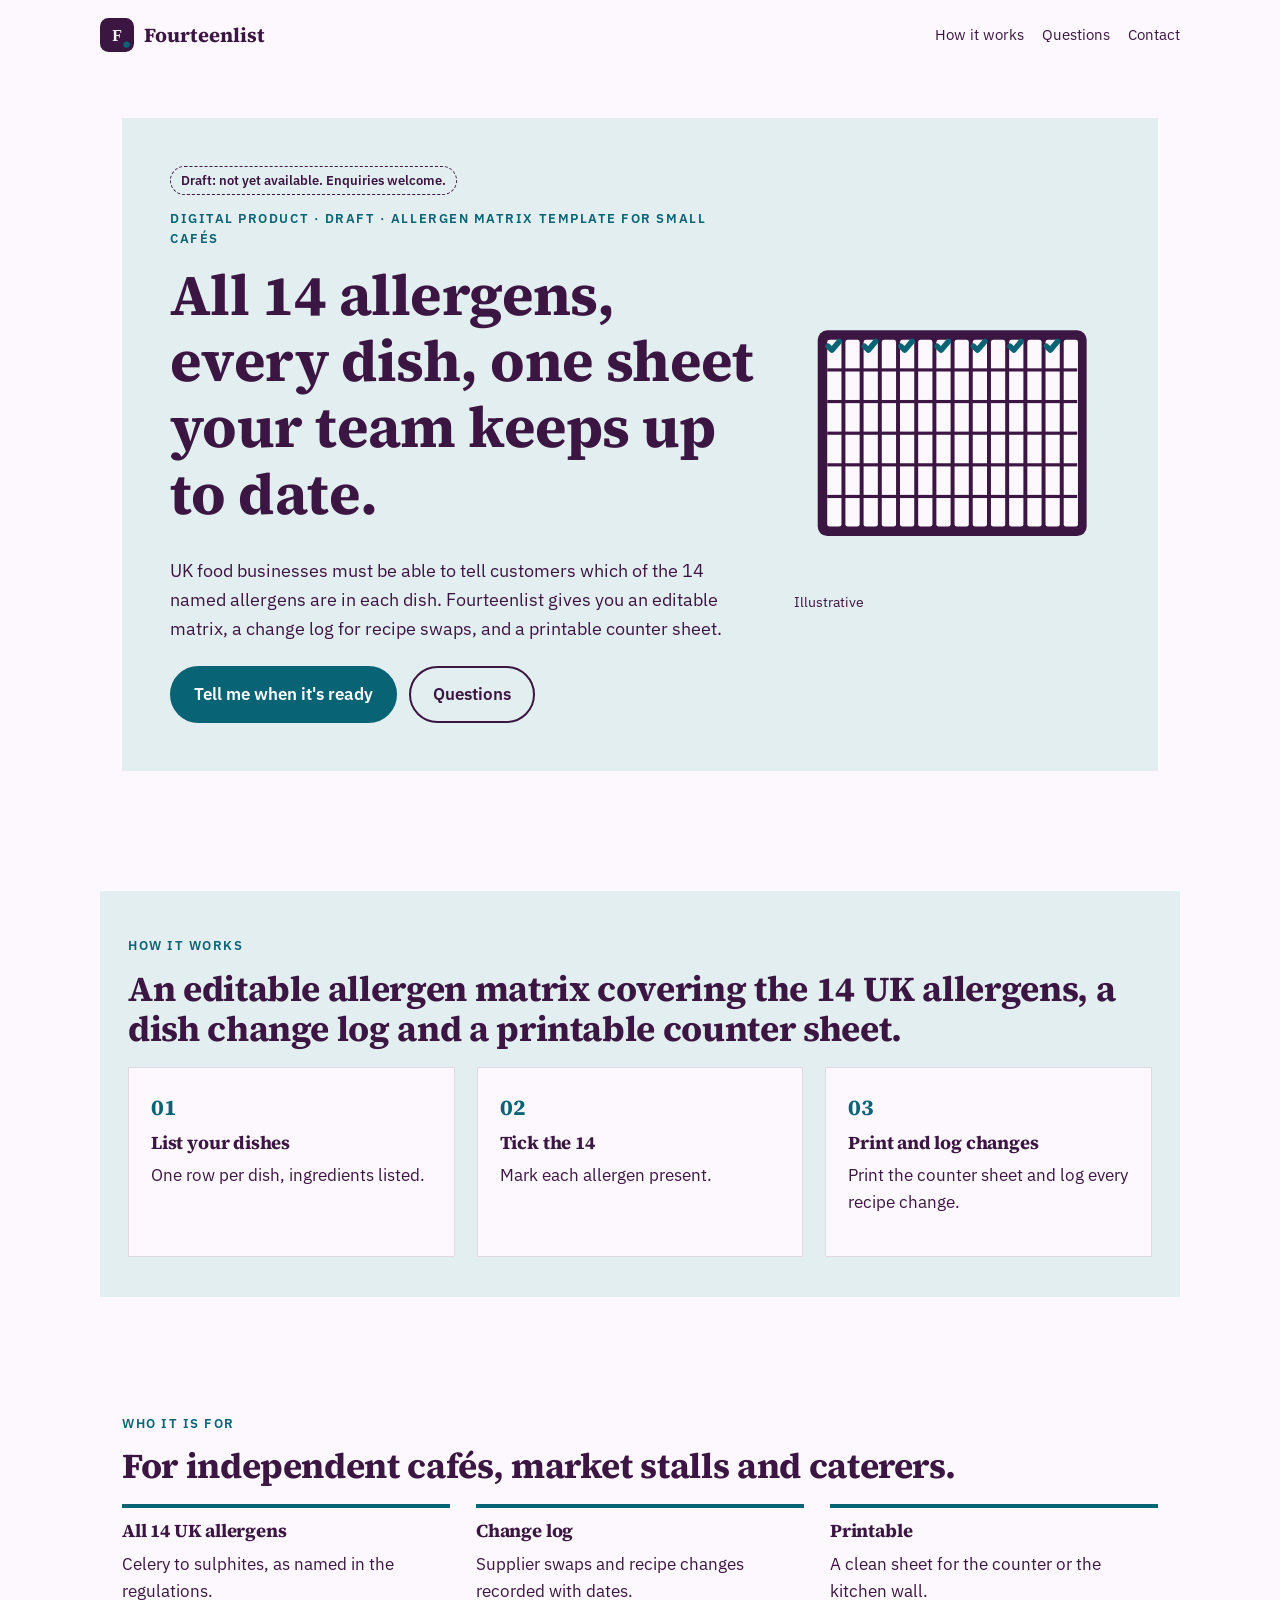
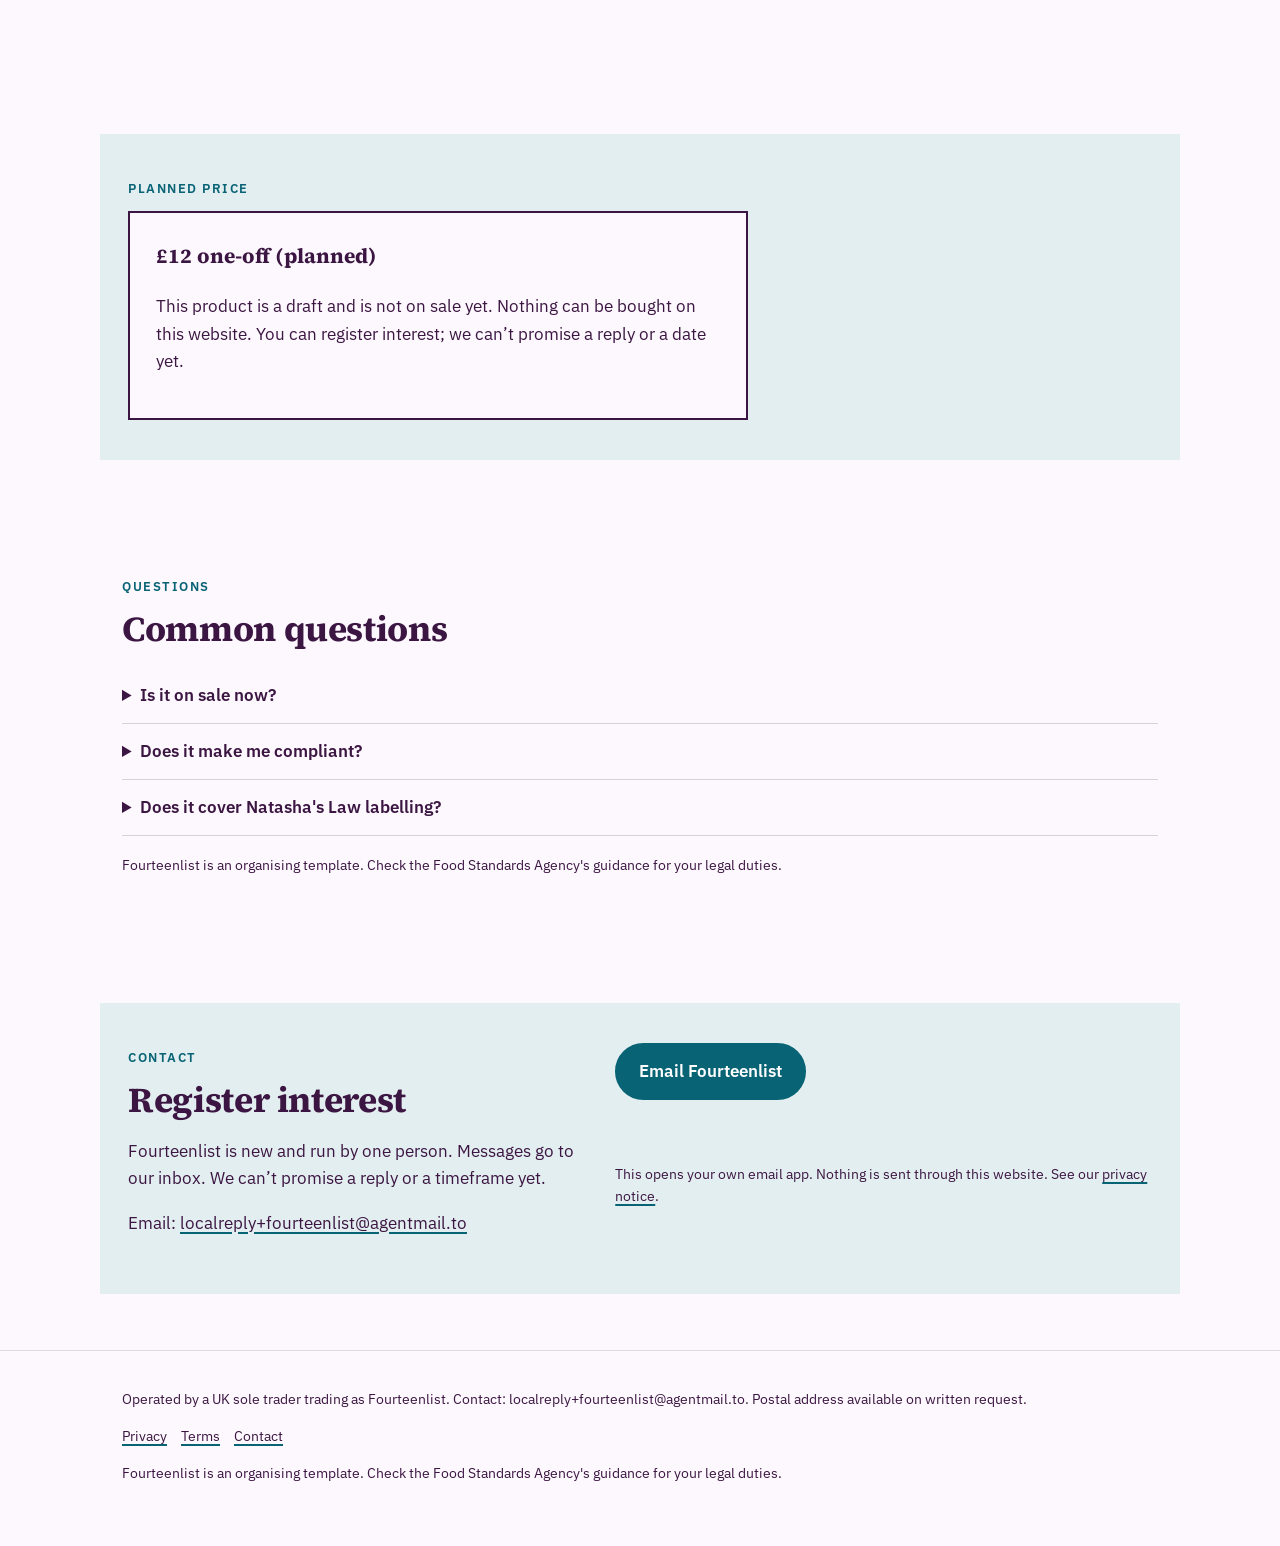
<file: index.html>
<!doctype html>
<html lang="en-GB">
<head>
<meta charset="utf-8">
<meta name="viewport" content="width=device-width, initial-scale=1">
<meta http-equiv="Content-Security-Policy" content="default-src 'self'; img-src 'self' data: https://localreplyloop.goatcounter.com; style-src 'self'; script-src 'self'; font-src 'self'; connect-src 'self'; form-action 'self'; base-uri 'self'; object-src 'none'">
<meta name="referrer" content="strict-origin-when-cross-origin">
<title>Fourteenlist: All 14 allergens, every dish, one sheet your team keeps up to date</title>
<meta name="description" content="An editable allergen matrix covering the 14 UK allergens, a dish change log and a printable counter sheet.">
<meta name="theme-color" content="#3C1642">
<meta property="og:type" content="website"><meta property="og:title" content="Fourteenlist: All 14 allergens, every dish, one sheet your team keeps up to date"><meta property="og:description" content="An editable allergen matrix covering the 14 UK allergens, a dish change log and a printable counter sheet.">
<meta property="og:image" content="https://evanturner557-del.github.io/fourteenlist/assets/og.png"><meta property="og:image:width" content="1200"><meta property="og:image:height" content="630">
<meta property="og:image:alt" content="Fourteenlist: All 14 allergens, every dish, one sheet your team keeps up to date."><meta property="og:site_name" content="Fourteenlist"><meta property="og:locale" content="en_GB">
<meta property="og:url" content="https://evanturner557-del.github.io/fourteenlist/"><meta name="twitter:card" content="summary_large_image">
<link rel="canonical" href="https://evanturner557-del.github.io/fourteenlist/">
<link rel="icon" href="assets/favicon.svg" type="image/svg+xml">
<link rel="stylesheet" href="assets/site.css">
<script src="assets/config.js"></script>
<script src="assets/analytics.js" defer></script>
<script src="_shared/kit.js" defer></script>
</head>
<body>
<a class="skip" href="#main">Skip to content</a>
<header><div class="wrap top"><a class="brand" href="./"><svg viewBox="0 0 64 64" aria-hidden="true" width="34" height="34"><rect width="64" height="64" rx="16" fill="#3C1642"/><text x="32" y="43" text-anchor="middle" font-family="Georgia, serif" font-weight="700" font-size="30" fill="#FCF8FD">F</text><circle cx="50" cy="50" r="6" fill="#086375"/></svg>Fourteenlist</a><nav aria-label="Primary"><a href="#how">How it works</a><a href="#faq">Questions</a><a href="#contact">Contact</a></nav></div></header>
<main id="main">
<section class="hero"><div class="wrap"><div class="inner"><div><span class="draft">Draft: not yet available. Enquiries welcome.</span><br><span class="eyebrow">Digital product · draft · Allergen matrix template for small cafés</span><h1>All 14 allergens, every dish, one sheet your team keeps up to date.</h1><p class="lede">UK food businesses must be able to tell customers which of the 14 named allergens are in each dish. Fourteenlist gives you an editable matrix, a change log for recipe swaps, and a printable counter sheet.</p><div class="ctas"><a class="btn" href="#contact" data-cta="hero">Tell me when it&#x27;s ready</a><a class="btn ghost" href="#faq" data-cta="hero-secondary">Questions</a></div></div><figure class="art"><svg viewBox="0 0 400 400" aria-hidden="true" focusable="false" class="motif"><rect x="30" y="70" width="340" height="260" rx="12" fill="#3C1642"/><rect x="42" y="82" width="18" height="236" rx="3" fill="#FCF8FD"/><rect x="65" y="82" width="18" height="236" rx="3" fill="#FCF8FD"/><rect x="88" y="82" width="18" height="236" rx="3" fill="#FCF8FD"/><rect x="111" y="82" width="18" height="236" rx="3" fill="#FCF8FD"/><rect x="134" y="82" width="18" height="236" rx="3" fill="#FCF8FD"/><rect x="157" y="82" width="18" height="236" rx="3" fill="#FCF8FD"/><rect x="180" y="82" width="18" height="236" rx="3" fill="#FCF8FD"/><rect x="203" y="82" width="18" height="236" rx="3" fill="#FCF8FD"/><rect x="226" y="82" width="18" height="236" rx="3" fill="#FCF8FD"/><rect x="249" y="82" width="18" height="236" rx="3" fill="#FCF8FD"/><rect x="272" y="82" width="18" height="236" rx="3" fill="#FCF8FD"/><rect x="295" y="82" width="18" height="236" rx="3" fill="#FCF8FD"/><rect x="318" y="82" width="18" height="236" rx="3" fill="#FCF8FD"/><rect x="341" y="82" width="18" height="236" rx="3" fill="#FCF8FD"/><rect x="42" y="118" width="316" height="4" fill="#3C1642"/><rect x="42" y="158" width="316" height="4" fill="#3C1642"/><rect x="42" y="198" width="316" height="4" fill="#3C1642"/><rect x="42" y="238" width="316" height="4" fill="#3C1642"/><rect x="42" y="278" width="316" height="4" fill="#3C1642"/><path d="M43 90 l4.95 4.95 l9.350000000000001 -11.0" fill="none" stroke="#086375" stroke-width="7" stroke-linecap="round" stroke-linejoin="round"/><path d="M89 90 l4.95 4.95 l9.350000000000001 -11.0" fill="none" stroke="#086375" stroke-width="7" stroke-linecap="round" stroke-linejoin="round"/><path d="M135 90 l4.95 4.95 l9.350000000000001 -11.0" fill="none" stroke="#086375" stroke-width="7" stroke-linecap="round" stroke-linejoin="round"/><path d="M181 90 l4.95 4.95 l9.350000000000001 -11.0" fill="none" stroke="#086375" stroke-width="7" stroke-linecap="round" stroke-linejoin="round"/><path d="M227 90 l4.95 4.95 l9.350000000000001 -11.0" fill="none" stroke="#086375" stroke-width="7" stroke-linecap="round" stroke-linejoin="round"/><path d="M273 90 l4.95 4.95 l9.350000000000001 -11.0" fill="none" stroke="#086375" stroke-width="7" stroke-linecap="round" stroke-linejoin="round"/><path d="M319 90 l4.95 4.95 l9.350000000000001 -11.0" fill="none" stroke="#086375" stroke-width="7" stroke-linecap="round" stroke-linejoin="round"/></svg><figcaption class="fine">Illustrative</figcaption></figure></div></div></section>
<section class="tint" id="how"><div class="wrap"><span class="eyebrow">How it works</span><h2>An editable allergen matrix covering the 14 UK allergens, a dish change log and a printable counter sheet.</h2><div class="steps"><div class="step"><h3>List your dishes</h3><p>One row per dish, ingredients listed.</p></div><div class="step"><h3>Tick the 14</h3><p>Mark each allergen present.</p></div><div class="step"><h3>Print and log changes</h3><p>Print the counter sheet and log every recipe change.</p></div></div></div></section>
<section><div class="wrap"><span class="eyebrow">Who it is for</span><h2>For independent cafés, market stalls and caterers.</h2><div class="points"><div class="point"><h3>All 14 UK allergens</h3><p>Celery to sulphites, as named in the regulations.</p></div><div class="point"><h3>Change log</h3><p>Supplier swaps and recipe changes recorded with dates.</p></div><div class="point"><h3>Printable</h3><p>A clean sheet for the counter or the kitchen wall.</p></div></div></div></section>
<section class="tint" id="price"><div class="wrap"><span class="eyebrow">Planned price</span><div class="pricebox"><p class="price">£12 one-off (planned)</p><p>This product is a draft and is not on sale yet. Nothing can be bought on this website. You can register interest; we can’t promise a reply or a date yet.</p></div></div></section>
<section id="faq"><div class="wrap"><span class="eyebrow">Questions</span><h2>Common questions</h2><details><summary>Is it on sale now?</summary><p>Not yet. Fourteenlist is a draft product. Ask to hear when it&#x27;s ready.</p></details><details><summary>Does it make me compliant?</summary><p>It helps you organise information. Your council&#x27;s environmental health team and the Food Standards Agency are the authority on what you must do.</p></details><details><summary>Does it cover Natasha&#x27;s Law labelling?</summary><p>No. That applies to prepacked-for-direct-sale food and needs full labels.</p></details><p class="fine fine-gap">Fourteenlist is an organising template. Check the Food Standards Agency&#x27;s guidance for your legal duties.</p></div></section>
<section class="tint" id="contact"><div class="wrap contact-grid"><div><span class="eyebrow">Contact</span><h2>Register interest</h2><p>Fourteenlist is new and run by one person. Messages go to our inbox. We can’t promise a reply or a timeframe yet.</p><p>Email: <a href="mailto:localreply+fourteenlist@agentmail.to">localreply+fourteenlist@agentmail.to</a></p></div><div class="form contact-mail"><p><a class="btn" href="mailto:localreply+fourteenlist@agentmail.to?subject=%5BFourteenlist%5D%20Enquiry" data-cta="enquire">Email Fourteenlist</a></p><p class="hint">This opens your own email app. Nothing is sent through this website. See our <a href="privacy.html">privacy notice</a>.</p></div></div></section>
</main><footer><div class="wrap"><p>Operated by a UK sole trader trading as Fourteenlist. Contact: localreply+fourteenlist@agentmail.to. Postal address available on written request.</p>
<p><a href="privacy.html">Privacy</a><a href="terms.html">Terms</a><a href="./#contact">Contact</a></p>
<p class="fine">Fourteenlist is an organising template. Check the Food Standards Agency&#x27;s guidance for your legal duties.</p></div></footer>
</body></html>
</file>
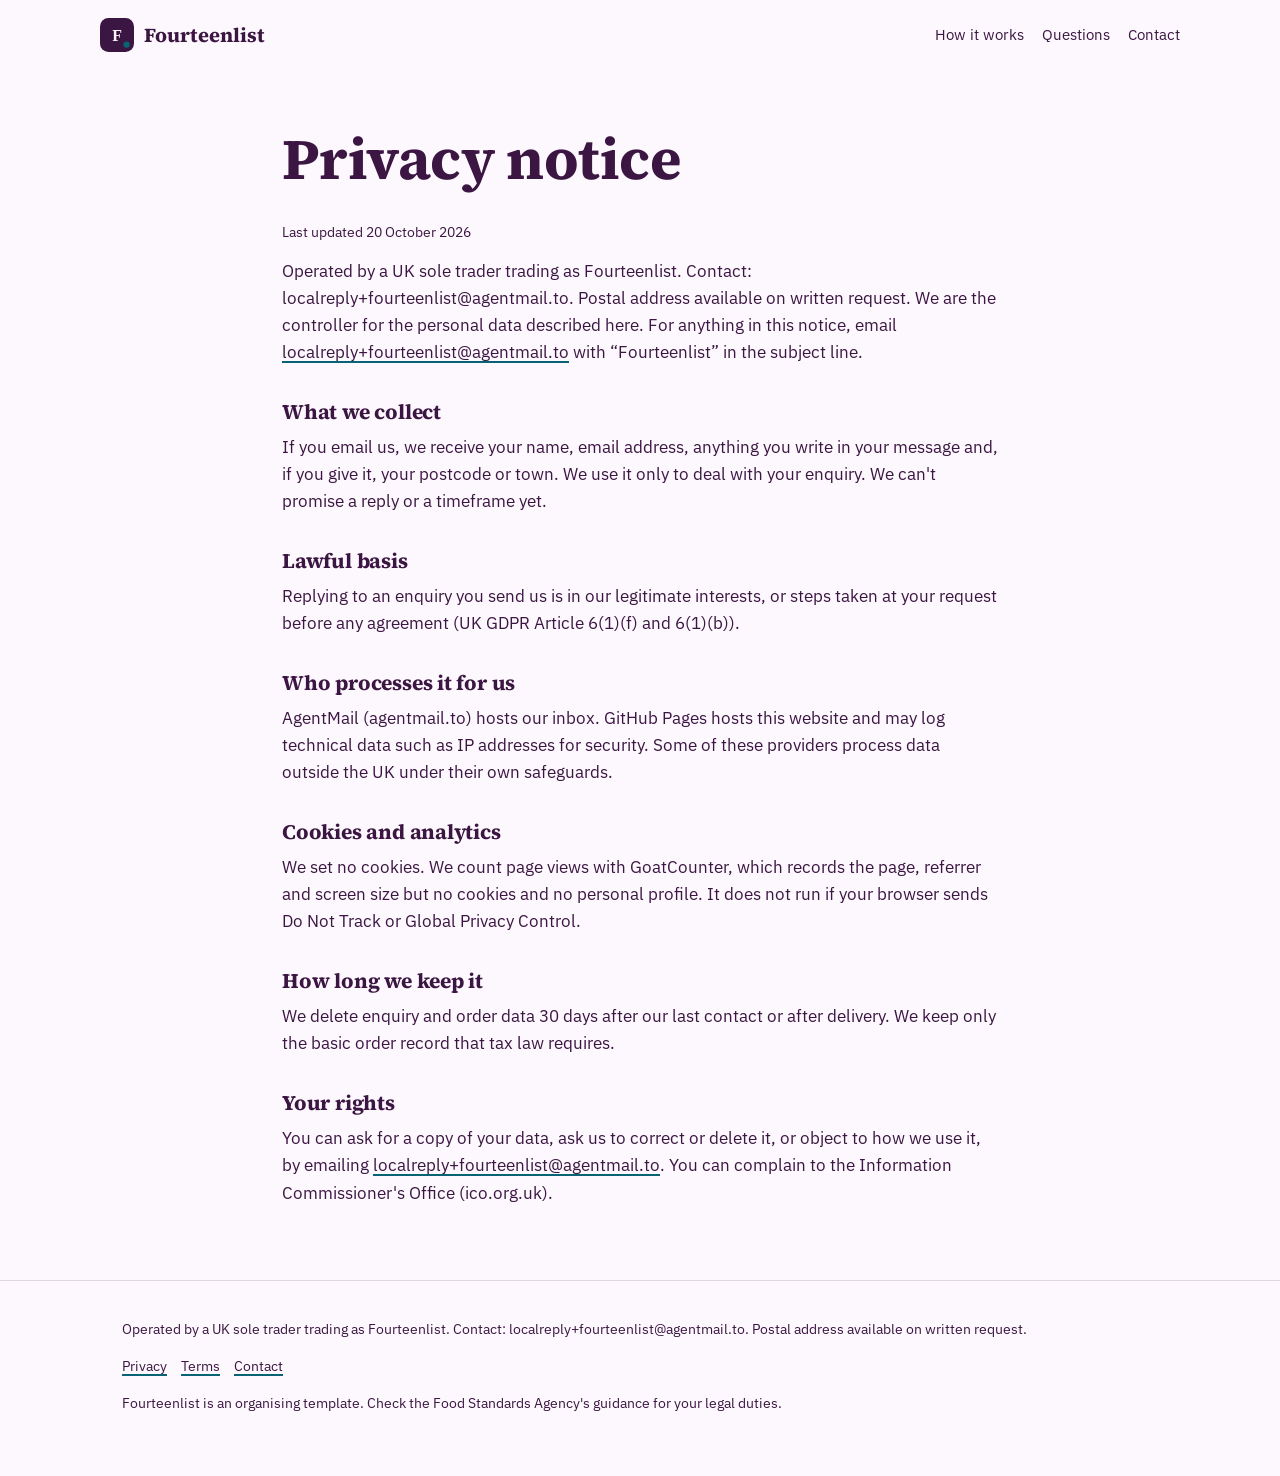
<file: privacy.html>
<!doctype html>
<html lang="en-GB">
<head>
<meta charset="utf-8">
<meta name="viewport" content="width=device-width, initial-scale=1">
<meta http-equiv="Content-Security-Policy" content="default-src 'self'; img-src 'self' data: https://localreplyloop.goatcounter.com; style-src 'self'; script-src 'self'; font-src 'self'; connect-src 'self'; form-action 'self'; base-uri 'self'; object-src 'none'">
<meta name="referrer" content="strict-origin-when-cross-origin">
<title>Privacy notice | Fourteenlist</title>
<meta name="description" content="Privacy notice for Fourteenlist.">
<meta name="theme-color" content="#3C1642">
<meta property="og:type" content="website"><meta property="og:title" content="Privacy notice | Fourteenlist"><meta property="og:description" content="Privacy notice for Fourteenlist.">
<meta property="og:image" content="https://evanturner557-del.github.io/fourteenlist/assets/og.png"><meta property="og:image:width" content="1200"><meta property="og:image:height" content="630">
<meta property="og:image:alt" content="Fourteenlist: All 14 allergens, every dish, one sheet your team keeps up to date."><meta property="og:site_name" content="Fourteenlist"><meta property="og:locale" content="en_GB">
<meta property="og:url" content="https://evanturner557-del.github.io/fourteenlist/privacy.html"><meta name="twitter:card" content="summary_large_image">
<link rel="canonical" href="https://evanturner557-del.github.io/fourteenlist/privacy.html">
<link rel="icon" href="assets/favicon.svg" type="image/svg+xml">
<link rel="stylesheet" href="assets/site.css">
<script src="assets/config.js"></script>
<script src="assets/analytics.js" defer></script>
<script src="_shared/kit.js" defer></script>
</head>
<body>
<a class="skip" href="#main">Skip to content</a>
<header><div class="wrap top"><a class="brand" href="./"><svg viewBox="0 0 64 64" aria-hidden="true" width="34" height="34"><rect width="64" height="64" rx="16" fill="#3C1642"/><text x="32" y="43" text-anchor="middle" font-family="Georgia, serif" font-weight="700" font-size="30" fill="#FCF8FD">F</text><circle cx="50" cy="50" r="6" fill="#086375"/></svg>Fourteenlist</a><nav aria-label="Primary"><a href="#how">How it works</a><a href="#faq">Questions</a><a href="#contact">Contact</a></nav></div></header><main id="main"><section><div class="wrap legal"><h1>Privacy notice</h1><p class="fine">Last updated 20 October 2026</p>
<p><span>Operated by a UK sole trader trading as Fourteenlist. Contact: localreply+fourteenlist@agentmail.to. Postal address available on written request.</span> We are the controller for the personal data described here. For anything in this notice, email <a href="mailto:localreply+fourteenlist@agentmail.to">localreply+fourteenlist@agentmail.to</a> with “Fourteenlist” in the subject line.</p>
<h2>What we collect</h2><p>If you email us, we receive your name, email address, anything you write in your message and, if you give it, your postcode or town. We use it only to deal with your enquiry. We can&#x27;t promise a reply or a timeframe yet.</p>
<h2>Lawful basis</h2><p>Replying to an enquiry you send us is in our legitimate interests, or steps taken at your request before any agreement (UK GDPR Article 6(1)(f) and 6(1)(b)).</p>
<h2>Who processes it for us</h2><p>AgentMail (agentmail.to) hosts our inbox. GitHub Pages hosts this website and may log technical data such as IP addresses for security. Some of these providers process data outside the UK under their own safeguards.</p>
<h2>Cookies and analytics</h2><p>We set no cookies. We count page views with GoatCounter, which records the page, referrer and screen size but no cookies and no personal profile. It does not run if your browser sends Do Not Track or Global Privacy Control.</p>
<h2>How long we keep it</h2><p>We delete enquiry and order data 30 days after our last contact or after delivery. We keep only the basic order record that tax law requires.</p>
<h2>Your rights</h2><p>You can ask for a copy of your data, ask us to correct or delete it, or object to how we use it, by emailing <a href="mailto:localreply+fourteenlist@agentmail.to">localreply+fourteenlist@agentmail.to</a>. You can complain to the Information Commissioner's Office (ico.org.uk).</p></div></section></main><footer><div class="wrap"><p>Operated by a UK sole trader trading as Fourteenlist. Contact: localreply+fourteenlist@agentmail.to. Postal address available on written request.</p>
<p><a href="privacy.html">Privacy</a><a href="terms.html">Terms</a><a href="./#contact">Contact</a></p>
<p class="fine">Fourteenlist is an organising template. Check the Food Standards Agency&#x27;s guidance for your legal duties.</p></div></footer>
</body></html>
</file>
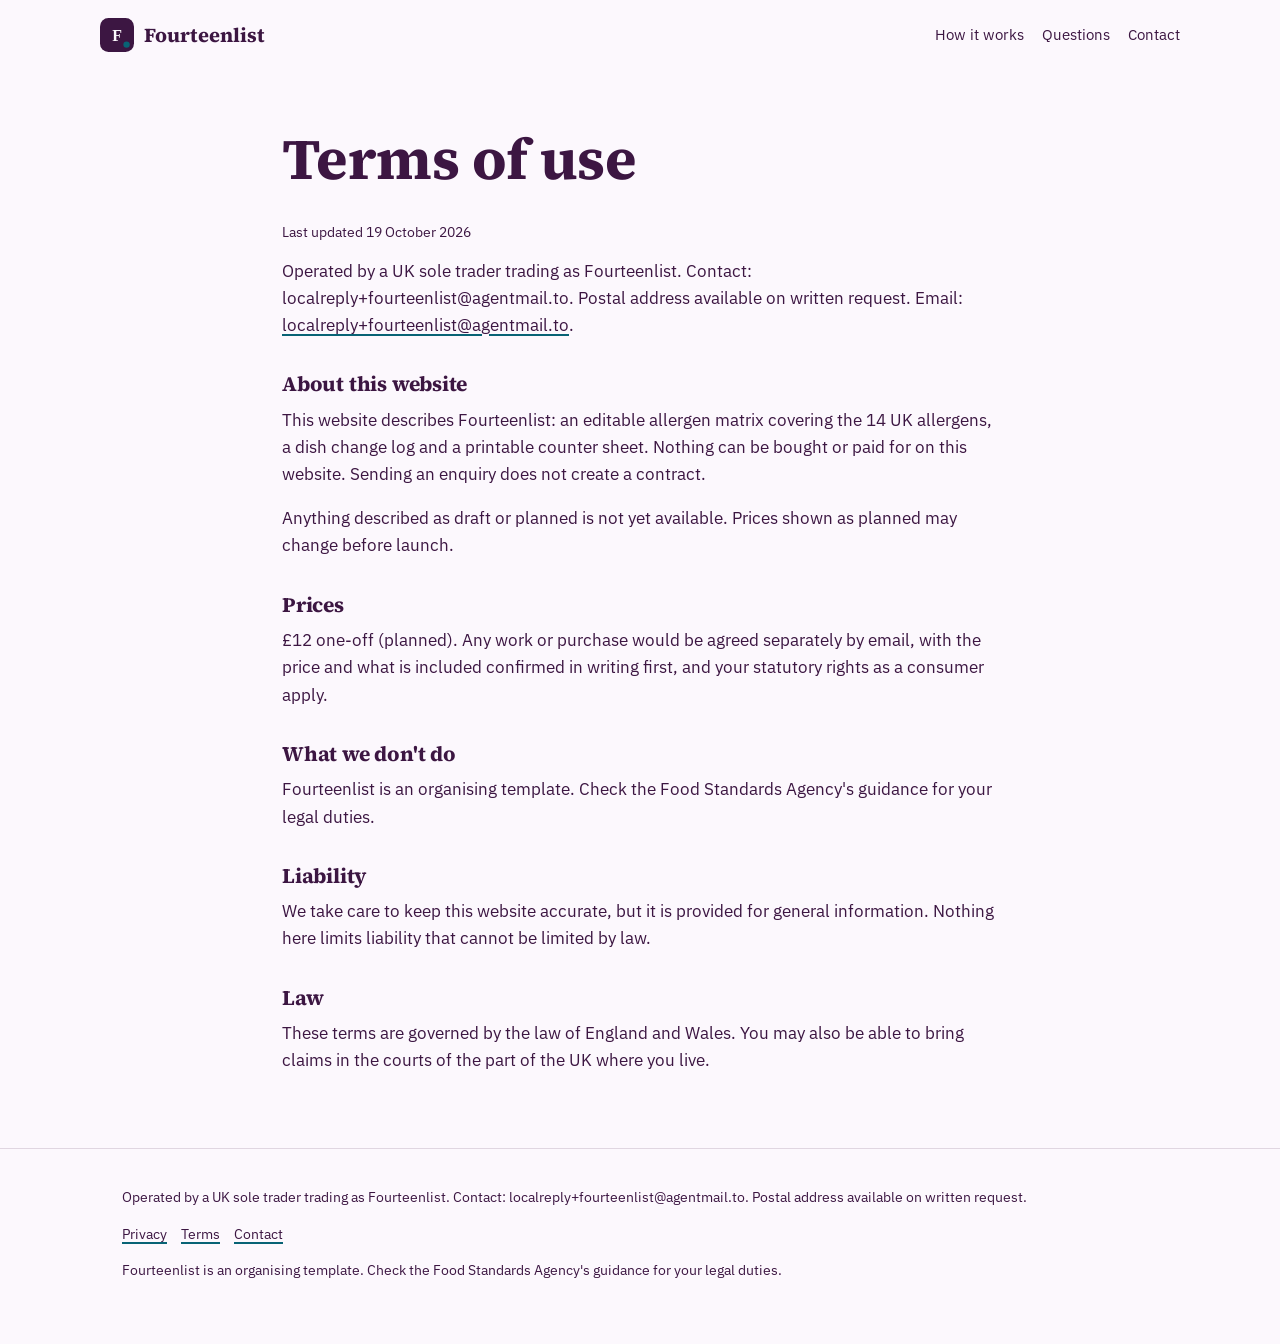
<file: terms.html>
<!doctype html>
<html lang="en-GB">
<head>
<meta charset="utf-8">
<meta name="viewport" content="width=device-width, initial-scale=1">
<meta http-equiv="Content-Security-Policy" content="default-src 'self'; img-src 'self' data: https://localreplyloop.goatcounter.com; style-src 'self'; script-src 'self'; font-src 'self'; connect-src 'self'; form-action 'self'; base-uri 'self'; object-src 'none'">
<meta name="referrer" content="strict-origin-when-cross-origin">
<title>Terms of use | Fourteenlist</title>
<meta name="description" content="Terms of use for Fourteenlist.">
<meta name="theme-color" content="#3C1642">
<meta property="og:type" content="website"><meta property="og:title" content="Terms of use | Fourteenlist"><meta property="og:description" content="Terms of use for Fourteenlist.">
<meta property="og:image" content="https://evanturner557-del.github.io/fourteenlist/assets/og.png"><meta property="og:image:width" content="1200"><meta property="og:image:height" content="630">
<meta property="og:image:alt" content="Fourteenlist: All 14 allergens, every dish, one sheet your team keeps up to date."><meta property="og:site_name" content="Fourteenlist"><meta property="og:locale" content="en_GB">
<meta property="og:url" content="https://evanturner557-del.github.io/fourteenlist/terms.html"><meta name="twitter:card" content="summary_large_image">
<link rel="canonical" href="https://evanturner557-del.github.io/fourteenlist/terms.html">
<link rel="icon" href="assets/favicon.svg" type="image/svg+xml">
<link rel="stylesheet" href="assets/site.css">
<script src="assets/config.js"></script>
<script src="assets/analytics.js" defer></script>
<script src="_shared/kit.js" defer></script>
</head>
<body>
<a class="skip" href="#main">Skip to content</a>
<header><div class="wrap top"><a class="brand" href="./"><svg viewBox="0 0 64 64" aria-hidden="true" width="34" height="34"><rect width="64" height="64" rx="16" fill="#3C1642"/><text x="32" y="43" text-anchor="middle" font-family="Georgia, serif" font-weight="700" font-size="30" fill="#FCF8FD">F</text><circle cx="50" cy="50" r="6" fill="#086375"/></svg>Fourteenlist</a><nav aria-label="Primary"><a href="#how">How it works</a><a href="#faq">Questions</a><a href="#contact">Contact</a></nav></div></header><main id="main"><section><div class="wrap legal"><h1>Terms of use</h1><p class="fine">Last updated 19 October 2026</p>
<p><span>Operated by a UK sole trader trading as Fourteenlist. Contact: localreply+fourteenlist@agentmail.to. Postal address available on written request.</span> Email: <a href="mailto:localreply+fourteenlist@agentmail.to">localreply+fourteenlist@agentmail.to</a>.</p>
<h2>About this website</h2><p>This website describes Fourteenlist: an editable allergen matrix covering the 14 UK allergens, a dish change log and a printable counter sheet. Nothing can be bought or paid for on this website. Sending an enquiry does not create a contract.</p><p>Anything described as draft or planned is not yet available. Prices shown as planned may change before launch.</p>
<h2>Prices</h2><p>£12 one-off (planned). Any work or purchase would be agreed separately by email, with the price and what is included confirmed  in writing first, and your statutory rights as a consumer apply.</p>
<h2>What we don't do</h2><p>Fourteenlist is an organising template. Check the Food Standards Agency&#x27;s guidance for your legal duties.</p>
<h2>Liability</h2><p>We take care to keep this website accurate, but it is provided for general information. Nothing here limits liability that cannot be limited by law.</p>
<h2>Law</h2><p>These terms are governed by the law of England and Wales. You may also be able to bring claims in the courts of the part of the UK where you live.</p></div></section></main><footer><div class="wrap"><p>Operated by a UK sole trader trading as Fourteenlist. Contact: localreply+fourteenlist@agentmail.to. Postal address available on written request.</p>
<p><a href="privacy.html">Privacy</a><a href="terms.html">Terms</a><a href="./#contact">Contact</a></p>
<p class="fine">Fourteenlist is an organising template. Check the Food Standards Agency&#x27;s guidance for your legal duties.</p></div></footer>
</body></html>
</file>
<file: assets/site.css>
@font-face{font-family:'Source Serif 4';font-weight:700;font-style:normal;font-display:swap;src:url(fonts/source-serif-4-latin-700-normal.woff2) format('woff2')}
@font-face{font-family:'IBM Plex Sans';font-weight:400;font-style:normal;font-display:swap;src:url(fonts/ibm-plex-sans-latin-400-normal.woff2) format('woff2')}
@font-face{font-family:'IBM Plex Sans';font-weight:600;font-style:normal;font-display:swap;src:url(fonts/ibm-plex-sans-latin-600-normal.woff2) format('woff2')}
:root{--ink:#3C1642;--paper:#FCF8FD;--acc:#086375;--acc-text:#086375;--on-acc:#FFFFFF;--acc-btn:#086375;--soft:#E3EEF0;--on-ink:#FCF8FD;--r:0px;--br:999px;--head:'Source Serif 4', Georgia, serif;--body:'IBM Plex Sans', system-ui, sans-serif}
*,*::before,*::after{box-sizing:border-box}html{scroll-behavior:smooth}@media (prefers-reduced-motion:reduce){html{scroll-behavior:auto}*{transition:none!important}}
body{margin:0;font-family:var(--body);color:var(--ink);background:var(--paper);line-height:1.6;font-size:17px;-webkit-font-smoothing:antialiased}
h1,h2,h3{font-family:var(--head);line-height:1.15;margin:0 0 .5em;letter-spacing:-.01em}h1{font-size:clamp(2.1rem,5vw,3.6rem)}h2{font-size:clamp(1.5rem,3vw,2.2rem)}h3{font-size:1.15rem}
p{margin:0 0 1em}a{color:var(--ink);text-decoration-color:var(--acc);text-underline-offset:3px;text-decoration-thickness:2px}
.wrap{max-width:1080px;margin:0 auto;padding:0 22px}.skip{position:absolute;left:-999px}.skip:focus{left:12px;top:12px;background:var(--ink);color:var(--on-ink);padding:8px 12px;z-index:9}
:focus-visible{outline:3px solid var(--acc);outline-offset:2px}
.top{display:flex;align-items:center;justify-content:space-between;padding:18px 0;gap:16px}.brand{display:flex;align-items:center;gap:10px;font-family:var(--head);font-weight:700;font-size:1.25rem;text-decoration:none}
.top nav a{margin-left:18px;font-size:.95rem;text-decoration:none}.top nav a:hover{text-decoration:underline}
.btn{display:inline-block;background:var(--acc-btn);color:var(--on-acc);padding:13px 22px;border-radius:var(--br);font-weight:600;text-decoration:none;border:2px solid var(--acc-btn);cursor:pointer;font:inherit;font-weight:600}
.btn:hover{filter:none;box-shadow:inset 0 0 0 2px currentColor}.btn.ghost{background:transparent;color:var(--ink);border-color:var(--ink)}
.eyebrow{display:inline-block;font-size:.8rem;letter-spacing:.12em;text-transform:uppercase;font-weight:600;color:var(--acc-text);margin-bottom:12px}
.hero{padding:48px 0 64px}.hero .lede{font-size:1.15rem;max-width:40em}.ctas{display:flex;gap:12px;flex-wrap:wrap;margin-top:22px}
.motif{width:100%;height:auto;max-width:420px;display:block}.art{margin:0}
.draft{display:inline-block;background:var(--soft);border:1px dashed var(--ink);padding:3px 10px;border-radius:999px;font-size:.82rem;font-weight:600;margin-bottom:14px}
section{padding:56px 0}.tint{background:var(--soft)}
.steps{display:grid;grid-template-columns:repeat(auto-fit,minmax(220px,1fr));gap:22px;counter-reset:s}
.step{padding:22px;border-radius:var(--r);background:var(--paper);border:1px solid color-mix(in srgb,var(--ink) 14%,transparent)}
.step::before{counter-increment:s;content:"0" counter(s);font-family:var(--head);font-weight:700;color:var(--acc-text);display:block;font-size:1.4rem;margin-bottom:6px}
.points{display:grid;grid-template-columns:repeat(auto-fit,minmax(240px,1fr));gap:26px}.point h3{border-top:4px solid var(--acc);padding-top:12px}
.price{font-family:var(--head);font-size:1.3rem;font-weight:700}.pricebox{border:2px solid var(--ink);border-radius:var(--r);padding:26px;max-width:620px;background:var(--paper)}
details{border-bottom:1px solid color-mix(in srgb,var(--ink) 18%,transparent);padding:14px 0}summary{cursor:pointer;font-weight:600}details p{margin-top:10px}
.form{display:grid;gap:14px;max-width:620px}.form label{font-weight:600;font-size:.95rem;display:block;margin-bottom:4px}
.form input,.form textarea,.form select{width:100%;padding:12px;border:1.5px solid color-mix(in srgb,var(--ink) 40%,transparent);border-radius:calc(var(--r)/2);font:inherit;background:#fff;color:#111}
.form textarea{min-height:120px}.hint,.fine{font-size:.88rem}.form-status{font-weight:600}
.contact-grid{display:grid;grid-template-columns:1fr 1.2fr;gap:40px}@media(max-width:800px){.contact-grid{grid-template-columns:1fr}.top nav a:not([href="#contact"]){display:none}.top nav a{margin-left:0;padding:10px 0;font-weight:600}}
footer{padding:36px 0 48px;font-size:.9rem;border-top:1px solid color-mix(in srgb,var(--ink) 15%,transparent)}footer a{margin-right:14px}
.tool{background:var(--paper);border:2px solid var(--ink);border-radius:var(--r);padding:26px;max-width:640px}.tool .row{display:grid;grid-template-columns:1fr 140px;gap:12px;align-items:center;margin-bottom:10px}
.tool input[type=number]{padding:10px;border:1.5px solid var(--ink);border-radius:8px;font:inherit;width:100%}.result{margin-top:16px;padding:16px;background:var(--soft);border-radius:calc(var(--r)/2);min-height:3em}
.check h3{margin-top:18px}.check label{display:flex;gap:10px;align-items:flex-start;padding:6px 0}.check input{width:20px;height:20px;accent-color:var(--acc)}
.legal{max-width:760px}.legal h2{font-size:1.3rem;margin-top:1.6em}
.hero .wrap>.inner{background:var(--soft);border-radius:calc(var(--r)*2);padding:48px;display:grid;grid-template-columns:1.3fr .7fr;gap:36px;align-items:center}@media(max-width:800px){.hero .wrap>.inner{grid-template-columns:1fr;padding:28px}}.tint{background:transparent}.tint .wrap{background:var(--soft);border-radius:calc(var(--r)*2);padding:40px 28px}

.fine.fine-gap{margin-top:18px}
</file>
